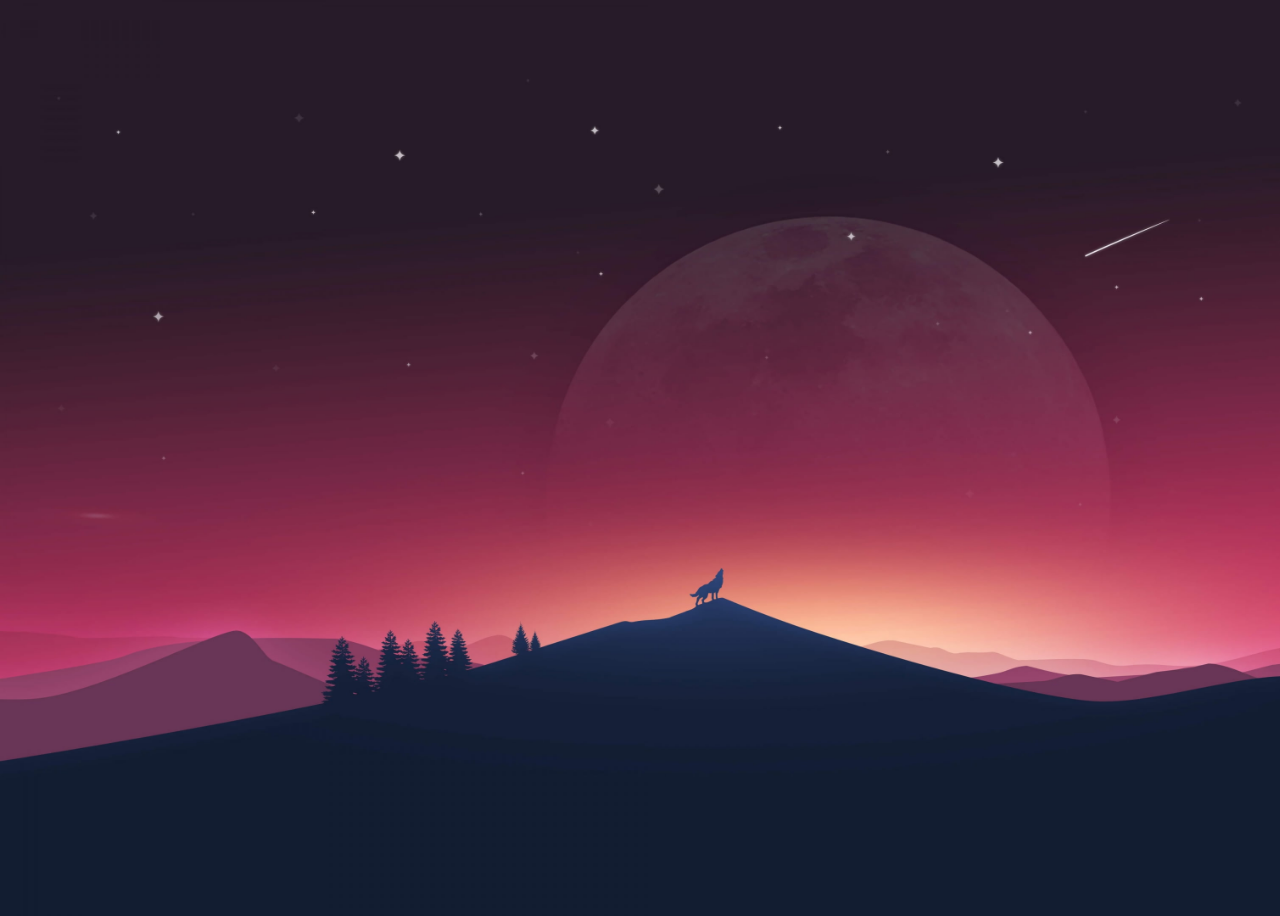
<file: index.html>
<!DOCTYPE html>
<html lang="en">

<head>
  <meta charset="UTF-8">
  <meta http-equiv="X-UA-Compatible" content="IE=edge">
  <meta name="viewport" content="width=device-width, initial-scale=1.0">
  <link rel="stylesheet" href="WELCOME.css">
  <title>Galang Perkasa</title>
</head>

<body>
  <img class="img" src="img/cool.png">
  
  <div class="greetings">
    <span>W</span>
    <span>E</span>
    <span>L</span>
    <span>C</span>
    <span>O</span>
    <span>M</span>
    <span>E</span>
    <span>!</span></span>
  </div>
  <div class="description">
    <span>To My Website :D</span>
  </div>
    <a href="home.html" class="buton">Click Here</a>
</body>

</html>
</file>
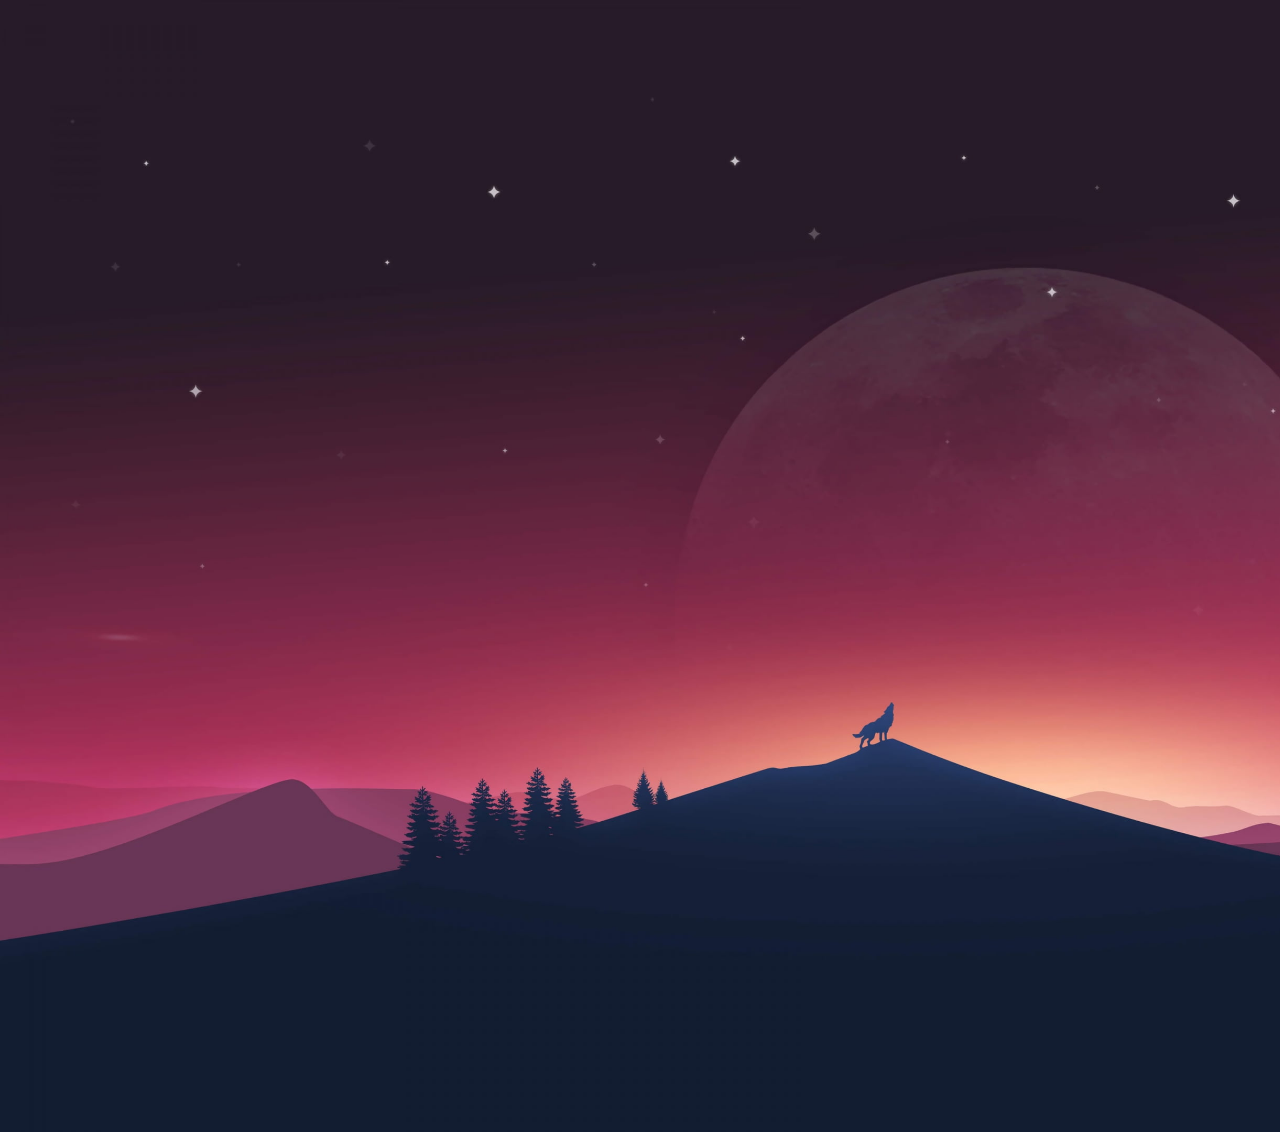
<file: product.html>
<!DOCTYPE html>
<html lang="en">

<head>
    <meta charset="UTF-8">
    <meta http-equiv="X-UA-Compatible" content="IE=edge">
    <meta name="viewport" content="width=device-width, initial-scale=1.0">
    <title>Galang Perkasa</title>
    <link href='https://unpkg.com/boxicons@2.1.4/css/boxicons.min.css' rel='stylesheet'>
    <link rel="stylesheet" href="style.css">
</head>

<body>
    <header class="header">
        <a href="#" class="logo">Gal<span>ang.</span></a>

        <nav class="navbar">
            <a href="home.html" style="--i:1;">Home</a>
            <a href="about.html" style="--i:2;">About</a>
            <a href="skills.html" style="--i:3;">Skills</a>
            <a href="product.html" style="--i:4;" class="active">Product</a>
            <a href="contact.html" style="--i:5;">Contact</a>
        </nav>
    </header>
            <section id="products">
        <h2 class="product-h2">My <span>Product</span></h2>
        <div class="product-grid">
            <div class="product-card">
                <img src="img/capcut.jpg" alt="Colorful Headphones" class="product-image">
                <div class="product-info">
                    <h3 class="product-title">Capcut (Sharing 1 Year)</h3>
                    <p class="product-price">Rp 25.000,00</p>
                    <a href="https://wa.me/6287856414105" class="buton">Click to Order</a>
                </div>
            </div>
            <div class="product-card">
                <img src="img/youtube.jpg" alt="Rainbow Notebook" class="product-image">
                <div class="product-info">
                    <h3 class="product-title">Youtube Premium</h3>
                    <p class="product-price">Rp 15.000,00</p>
                    <a href="https://wa.me/6287856414105" class="buton">Click to Order</a>
                </div>
            </div>
            <div class="product-card">
                <img src="img/spotify.jpg" alt="Vibrant Backpack" class="product-image">
                <div class="product-info">
                    <h3 class="product-title">Spotify Premium </h3>
                    <p class="product-price">Rp 12.000,00</p>
                    <a href="https://wa.me/6287856414105" class="buton">Click to Order</a>
                </div>
            </div>
            <div class="product-card">
                <img src="img/netflix.jpg" alt="Neon Sunglasses" class="product-image">
                <div class="product-info">
                    <h3 class="product-title">Netflix (1 profile 1 user)</h3>
                    <p class="product-price">Rp 10.000,00</p>
                    <a href="https://wa.me/6287856414105" class="buton">Click to Order</a>
                </div>
            </div>
                            <div class="product-card">
                <img src="img/iqiyi.jpg" alt="Neon Sunglasses" class="product-image">
                <div class="product-info">
                    <h3 class="product-title">IQIYI (Shared 1 Year)</h3>
                    <p class="product-price">Rp 12.000,00</p>
                    <a href="https://wa.me/6287856414105" class="buton">Click to Order</a>
                </div>
            </div>
                            <div class="product-card">
                <img src="img/loklok.jpg" alt="Neon Sunglasses" class="product-image">
                <div class="product-info">
                    <h3 class="product-title">LOK LOK (Sharing 1 Year)</h3>
                    <p class="product-price">Rp 12.500,00</p>
                    <a href="https://wa.me/6287856414105" class="buton">Click to Order</a>
                </div>
            </div>
                            <div class="product-card">
                <img src="img/canva.jpg" alt="Neon Sunglasses" class="product-image">
                <div class="product-info">
                    <h3 class="product-title">Canva Premium</h3>
                    <p class="product-price">Rp 6.000,00</p>
                    <a href="https://wa.me/6287856414105" class="buton">Click to Order</a>
                </div>
            </div>
                            <div class="product-card">
                <img src="img/am.jpg" alt="Neon Sunglasses" class="product-image">
                <div class="product-info">
                    <h3 class="product-title">Alight Motion (Private)</h3>
                    <p class="product-price">Rp 35.000,00</p>
                    <a href="https://wa.me/6287856414105" class="buton">Click to Order</a>
                </div>
            </div>


        </div>
    </section>
</body>
</html>
</file>
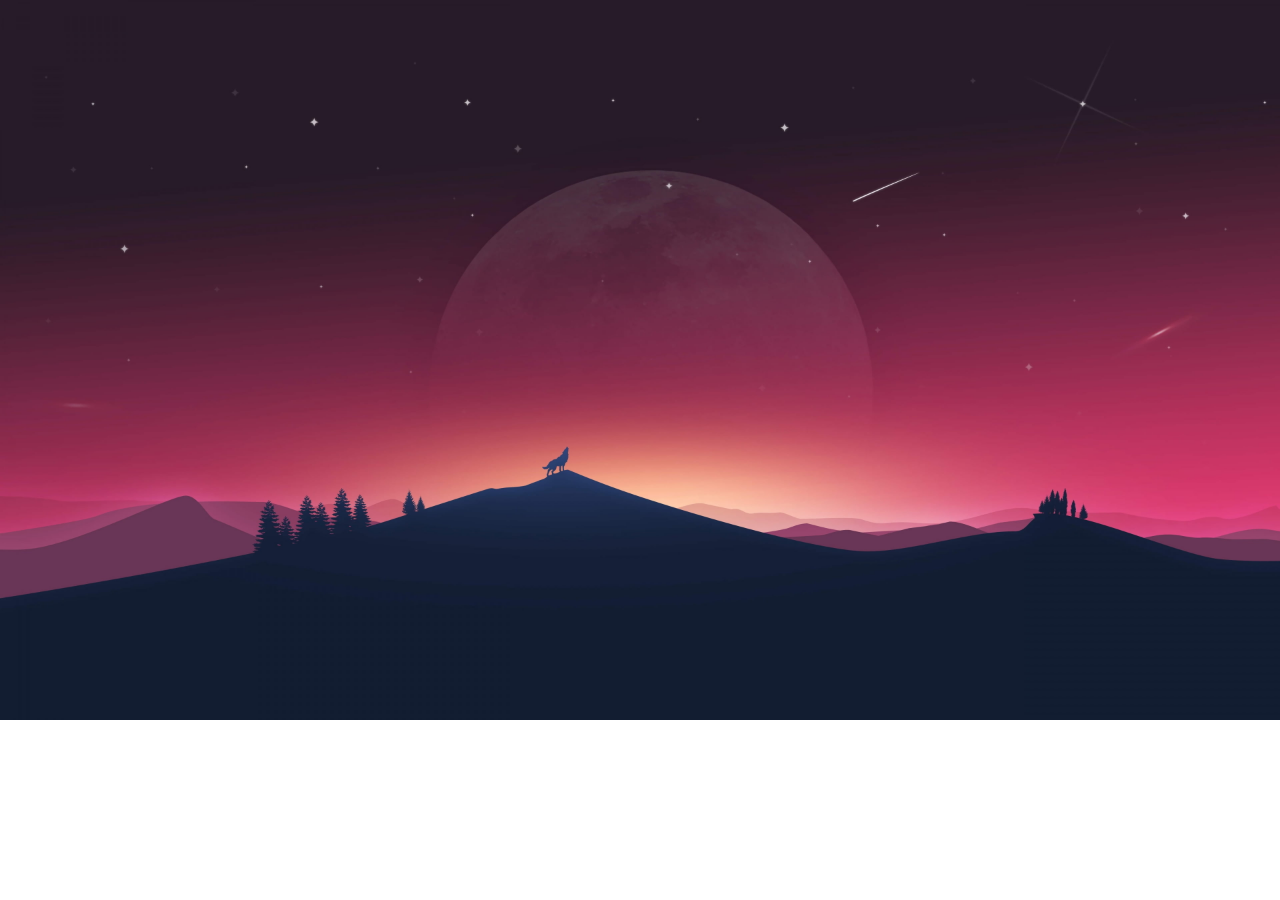
<file: skills.html>
<!DOCTYPE html>
<html lang="en">

<head>
    <meta charset="UTF-8">
    <meta http-equiv="X-UA-Compatible" content="IE=edge">
    <meta name="viewport" content="width=device-width, initial-scale=1.0">
    <title>Galang Perkasa</title>
    <link href='https://unpkg.com/boxicons@2.1.4/css/boxicons.min.css' rel='stylesheet'>
    <link rel="stylesheet" href="style.css">
</head>

<body>
    <header class="header">
        <a href="#" class="logo">Gal<span>ang.</span></a>

        <nav class="navbar">
            <a href="home.html" style="--i:1;">Home</a>
            <a href="about.html" style="--i:2;">About</a>
            <a href="skills.html" style="--i:3;" class="active">Skills</a>
            <a href="product.html" style="--i:4;">Product</a>
            <a href="contact.html" style="--i:5;">Contact</a>
        </nav>
    </header>

    <section class="skills" id="skills">
        <h2 class="skills-content">My <span>Skills</span></h2>

        <div class="skills-container">
            <div class="skills-box">
                <i class='bx bxl-html5'></i>
                <h3>HTML</h3>
                <p>HTML (Hypertext Markup Language) is a standard markup language used to create the basic structure of web pages.</p>
                <a href="https://www.wiblogger.com/2019/11/pengertian-html-css-javascript.html?m=1" class="btn">Read More</a>
            </div>
            <div class="skills-box">
                <i class='bx bxl-javascript' ></i>
                <h3>JavaScript</h3>
                <p>JavaScript is a dynamic, object-oriented programming language widely used for web development.</p>
                <a href="https://www.wiblogger.com/2019/11/pengertian-html-css-javascript.html?m=1" class="btn">Read More</a>
            </div>
            <div class="skills-box">
                <i class='bx bxl-css3' ></i>
                <h3>CSS</h3>
                <p>CSS (Cascading Style Sheets) is a language used to define the appearance and format of web pages.</p>
                <a href="https://www.wiblogger.com/2019/11/pengertian-html-css-javascript.html?m=1" class="btn">Read More</a>
            </div>
            
        </div>
    </section>
</body>
</html>
</file>
<file: WELCOME.css>
@import url('https://fonts.googleapis.com/css2?family=Poppins:ital,wght@0,500;1,900&display=swap');

* {
  font-family: 'Poppins', cursive;
}

body {
  color: azure;
  width: 100%;
  height: 100vh;
  display: flex;
  flex-direction: column;
  align-items: center;
  justify-content: center;
  background-color: #1f242d;
  background-image: url(img/background1.jpg);
  background-repeat: no-repeat;
  background-size: cover;
}

.img {
  width: 300px;
  opacity: 0;
  animation: slideBottom 1s ease forwards;
  animation-delay: 0.5s;
}

.greetings {
  font-size: 6rem;
  font-weight: 900;
  opacity: 0;
  animation: slideRight 1s ease forwards;
  animation-delay: 0.5s;
}

.greetings>span {
  animation: glow 2.5s ease-in-out infinite;
}

@keyframes glow {

  0%,
  100% {
    color: #fff;
    text-shadow: 0 0 15px #39c6d6, 0 0 50px #39c6d6, 0 0 100px #39c6d6;
  }

  10%,
  90% {
    color: #111;
    text-shadow: none;
  }
}

.greetings>span:nth-child(2) {
  animation-delay: .2s;
}

.greetings>span:nth-child(3) {
  animation-delay: .4s;
}

.greetings>span:nth-child(4) {
  animation-delay: .6s;
}

.greetings>span:nth-child(5) {
  animation-delay: .8s;
}

.greetings>span:nth-child(6) {
  animation-delay: 1s;
}

.greetings>span:nth-child(7) {
  animation-delay: 1.2s;
}

.greetings>span:nth-child(8) {
  animation-delay: 1.4s;
}

.greetings>span:nth-child(9) {
  animation-delay: 1.6s;
}

greetings>span:nth-child(10) {
  animation-delay: 1.8s;
}

.greetings>span:nth-child(11) {
  animation-delay: 2s;
}

.description {
  font-size: 2rem;
  margin-bottom: 20px;
  color: #111;
  opacity: 0;
  animation: slideLeft 1s ease forwards;
  animation-delay: 0.5s;
}

.buton {
  display: inline-block;
  padding: 12px 100px;
  background: #0ef;
  border-radius: 40px;
  box-shadow: 0 0 10px #0ef;
  font-size: 16px;
  color: #1f242d;
  letter-spacing: 1px;
  text-decoration: none;
  font-weight: 600;
  opacity: 0;
  animation: slideTop 1s ease forwards;
  animation-delay: 0.5s;
}

@media screen and (max-width:574px) {
  .greetings {
    display: block;
    font-size: 3rem;
    font-weight: 500;
    text-align: center;
  }

  .description {
    font-size: 1rem;
  }

  .button a {
    font-size: .5rem;
  }
}

@keyframes slideRight {
  0% {
      transform: translateX(-100px);
      opacity: 0;
  }
  100% {
      transform: translateX(0px);
      opacity: 1;
  }
}

@keyframes slideLeft {
  0% {
      transform: translateX(100px);
      opacity: 0;
  }
  100% {
      transform: translateX(0px);
      opacity: 1;
  }
}

@keyframes slideTop {
  0% {
      transform: translateY(100px);
      opacity: 0;
  }
  100% {
      transform: translateY(0px);
      opacity: 1;
  }
}

@keyframes slideBottom {
  0% {
      transform: translateY(-100px);
      opacity: 0;
  }
  100% {
      transform: translateY(0px);
      opacity: 1;
  }
}


@keyframes floatImage {
  0% {
      transform: translateY(0);
  }
  50% {
      transform: translateY(-24px);
  }
  100% {
      transform: translateY(0);
  }
}
</file>
<file: style.css>
@import url('https://fonts.googleapis.com/css2?family=Poppins:wght@300;400;500;600;700;800;900&display=swap');

:root {
  --bg-color: #1f242d;
  --second-bg-color: #323946;
  --text-color: #fff;
  --main-color: #0ef;
}

/* HOME */
* {
    margin: 0;
    padding: 0;
    box-sizing: border-box;
    font-family: 'Poppins', sans-serif;
}

*::selection {
    background: #0ef;
    color: #1f242d;
}

body {
    background-image: url(img/background1.jpg);
    background-repeat: no-repeat;
    background-size: cover;
}

.header {
    position: fixed;
    top: 0;
    left: 0;
    width: 100%;
    padding: 20px 10%;
    background: transparent;
    display: flex;
    justify-content: space-between;
    align-items: center;
    z-index: 100;
}

.logo {
    font-size: 25px;
    color: #fff;
    text-decoration: none;
    font-weight: 600;
    cursor: default;
    opacity: 0;
    animation: slideRight 1s ease forwards;
}
.logo span {
    color: #0ef;
}

.navbar a {
    display: inline-block;
    font-size: 18px;
    color: #fff;
    text-decoration: none;
    font-weight: 500;
    margin-left: 35px;
    transition: .3s;
    opacity: 0;
    animation: slideTop .5s ease forwards;
    animation-delay: calc(.2s * var(--i));
}

.navbar a:hover,
.navbar a.active {
color:#0ef;
}

.home {
    position: relative;
    width: 100%;
    height: 100vh;
    display: flex;
    justify-content: space-between;
    align-items: center;
    padding: 70px 10% 0;
}

.home-content {
    max-width: 600px;
}

.home-content h3 {
    font-size: 32px;
    font-weight: 700;
    color: #fff;
    opacity: 0;
    animation: slideBottom 1s ease forwards;
    animation-delay: .7s;
}

.home-content h3:nth-of-type(2) {
    margin-bottom: 30px;
    animation: slideTop 1s ease forwards;
    animation-delay: .7s;
}

.home-content h3 span {
    color: #0ef;
}

.home-content h1 {
    font-size: 56px;
    font-weight: 700;
    margin: -3px 0;
    color: #fff;
    opacity: 0;
    animation: slideRight 1s ease forwards;
    animation-delay: 1s;
}

.home-content p {
    font-size: 16px;
    color: #fff;
    opacity: 0;
    animation: slideLeft 1s ease forwards;
    animation-delay: 1s;
}

.home-img img {
    max-width: 450px;
    margin-right: -20px;
    opacity: 0;
    animation: slideBottom 1s ease forwards, floatImage 4s ease-in-out infinite;
    animation-delay: 2s, 3s;
}

.social-media a {
    display: inline-flex;
    justify-content: center;
    align-items: center;
    width: 40px;
    height: 40px;
    background: transparent;
    border: 2px solid #0ef;
    border-radius: 50%;
    font-size: 20px;
    color: #0ef;
    text-decoration: none;
    margin: 30px 15px 30px 0;
    opacity: 0;
    transition: .5 ease;
    animation: slideLeft 1s ease forwards;
    animation-delay: calc(.2s * var(--i));
}

.social-media a:hover {
    background: #0ef;
    color: #1f242d;
    box-shadow: 0 0 20px #0ef;
}

.btn {
    display: inline-block;
    padding: 12px 28px;
    background: #0ef;
    border-radius: 40px;
    box-shadow: 0 0 10px #0ef;
    font-size: 16px;
    color: #1f242d;
    letter-spacing: 1px;
    text-decoration: none;
    font-weight: 600;
    opacity: 0;
    animation: slideRight 1s ease forwards;
    animation-delay: 2s;
}

/* About */
.about {
    position: relative;
    width: 100%;
    height: 100vh;
    display: flex;
    justify-content: center;
    align-items: center;
    padding: 70px 10% 0;
    gap: 2rem;
}

.about-img img {
  width: 35vw;
  opacity: 0;
  animation: slideBottom 1s ease forwards;
  animation-delay: 1s;
}

.heading {
  text-align: center;
  font-size: 4.5rem;
}

.about-content h2 {
  text-align: left;
  font-size: 56px;
  font-weight: 700;
  margin: -3px 0;
  color: #fff;
  opacity: 0;
  animation: slideRight 1s ease forwards;
  animation-delay: 1s;
}

.about-content h3 span {
    color: #0ef;
}

.about-content h3 {
  font-size: 2.6rem;
  color: #fff;
  opacity: 0;
  animation: slideLeft 1s ease forwards;
  animation-delay: 1s;
}

.about-content p {
  font-size: 1.6rem;
  margin: 2rem 0 3rem;
  color: #fff;
  opacity: 0;
  animation: slideTop 1s ease forwards;
  animation-delay: 1s;
}

/* SKILLS */
.skills-content {
    text-align: center;
    font-size: 40px;
    font-weight: 700;
    margin: 80px 500px;
    color: #fff;
}

.skills h2 {
  color: #fff;
  margin-bottom: 3rem;
  opacity: 0;
  animation: slideBottom 1s ease forwards;
  animation-delay: 1s;
}

.skills h2 span {
    color: #0ef;
}

.skills-container {
    display: flex;
    justify-content: center;
    align-items: center;
    flex-wrap: wrap;
}

.skills-container .skills-box {
    flex: 1 1 10rem;
    margin-left: 3rem;
    margin-right: 3rem;
    background: var(--second-bg-color);
    padding: 3rem 2rem 4rem;
    border-radius: 2rem;
    text-align: center;
    border: .2rem solid var(--bg-color);
    transition: .5 ease;
    opacity: 0;
    animation: slideTop 1s ease forwards;
    animation-delay: 1s;
}

.skills-container .skills-box:hover {
    border-color: var(--main-color);
    transform: scale(1.02);
}

.skills-box h3 {
    color: #fff;
    font-size: 2rem;
}

.skills-box p {
    color: #fff;
    font-size: 1rem;
    margin: 1rem 0 3rem;
}

.skills-box i {
    font-size: 5rem;
    color: var(--main-color);
}

/* Product  */
.product-h2 {
    text-align: center;
    font-size: 40px;
    font-weight: 700;
    margin: 70px 500px;
    color: #fff;
    opacity: 0;
    animation: slideBottom 1s ease forwards;
    animation-delay: 1s;
}
.product-h2 span {
    color: #0ef;
}
.product-grid {
    display: grid;
    grid-template-columns: repeat(auto-fill, minmax(250px, 1fr));
    gap: 2rem;
}
.product-card {
    background-color: #fff;
    border-radius: 10px;
    margin-inline: 5px;
    overflow: hidden;
    box-shadow: 0 4px 6px rgba(0,0,0,0.1);
    transition: transform 0.3s ease, box-shadow 0.3s ease;
    opacity: 0;
    animation: slideTop 1s ease forwards;
    animation-delay: 2s;
}
.product-card:hover {
    transform: translateY(-5px);
    box-shadow: 0 6px 12px rgba(0,0,0,0.15);
}

.product-image {
    width: 100%;
    height: 300px;
    object-fit: cover;
    opacity: 0;
    animation: slideTop 1s ease forwards;
    animation-delay: 2s;
}
.product-info {
    padding: 1rem;
}
.product-title {
    font-size: 1.2rem;
    margin-bottom: 0.5rem;
    opacity: 0;
    animation: slideRight 1s ease forwards;
    animation-delay: 2s;
}
.product-price {
    font-weight: bold;
    color: #2575fc;
    opacity: 0;
    animation: slideLeft 1s ease forwards;
    animation-delay: 2s;
}
.buton {
    display: inline-block;
    padding: 12px 60px;
    background: #0ef;
    border-radius: 40px;
    box-shadow: 0 0 10px #0ef;
    font-size: 16px;
    color: #1f242d;
    letter-spacing: 1px;
    text-decoration: none;
    font-weight: 600;
    opacity: 0;
    animation: slideRight 1s ease forwards;
    animation-delay: 2s;
}

/* Contact */
.container {
    border-radius: 20px;
    box-shadow: 0 0 20px rgba(0, 0, 0, 0.1);
    overflow: hidden;
    width: 100%;
    padding: 70px 300px;
}

.h11 {
    color: #fff;
    text-align: center;
    margin-bottom: 30px;
    font-size: 2.5em;
    opacity: 0;
    animation: slideBottom 1s ease forwards;
    animation-delay: 1s;
}
h1 span {
    color: #0ef;
}

.form-group {
    margin-bottom: 25px;
    opacity: 0;
    animation: slideTop 1s ease forwards;
    animation-delay: 2s;
}

label {
    font-size: 20px;
    display: block;
    margin-bottom: 5px;
    color: #fff;
    font-weight: 600;
}

input, textarea {
    width: 100%;
    padding: 12px;
    border: transparent;
    border-radius: 8px;
    font-size: 16px;
    transition: border-color 0.3s ease;
}

input:focus, textarea:focus {
    border-color: #4ecdc4;
    outline: none;
}

textarea {
    resize: vertical;
    min-height: 100px;
}

button {
    background-color: #0ef;
    color: white;
    border: none;
    padding: 12px 24px;
    font-size: 18px;
    border-radius: 8px;
    cursor: pointer;
    transition: background-color 0.3s ease;
    display: block;
    width: 100%;
    font-weight: 600;
    opacity: 0;
    animation: slideTop 1s ease forwards;
    animation-delay: 2s;
}

button:hover {
    background-color: #ff4757;
}

.social-links {
    display: flex;
    justify-content: center;
    margin-top: 30px;
    opacity: 0;
    animation: slideTop 1s ease forwards;
    animation-delay: 2s;
}

.social-links a {
    margin: 0 10px;
    color: #fff;
    font-size: 30px;
    transition: color 0.3s ease;
}

.social-links a:hover {
    color: #ff6b6b;
}



/* KEYFRAMES ANIMATION */
@keyframes slideRight {
    0% {
        transform: translateX(-100px);
        opacity: 0;
    }
    100% {
        transform: translateX(0px);
        opacity: 1;
    }
}

@keyframes slideLeft {
    0% {
        transform: translateX(100px);
        opacity: 0;
    }
    100% {
        transform: translateX(0px);
        opacity: 1;
    }
}

@keyframes slideTop {
    0% {
        transform: translateY(100px);
        opacity: 0;
    }
    100% {
        transform: translateY(0px);
        opacity: 1;
    }
}

@keyframes slideBottom {
    0% {
        transform: translateY(-100px);
        opacity: 0;
    }
    100% {
        transform: translateY(0px);
        opacity: 1;
    }
}


@keyframes floatImage {
    0% {
        transform: translateY(0);
    }
    50% {
        transform: translateY(-24px);
    }
    100% {
        transform: translateY(0);
    }
}
</file>
